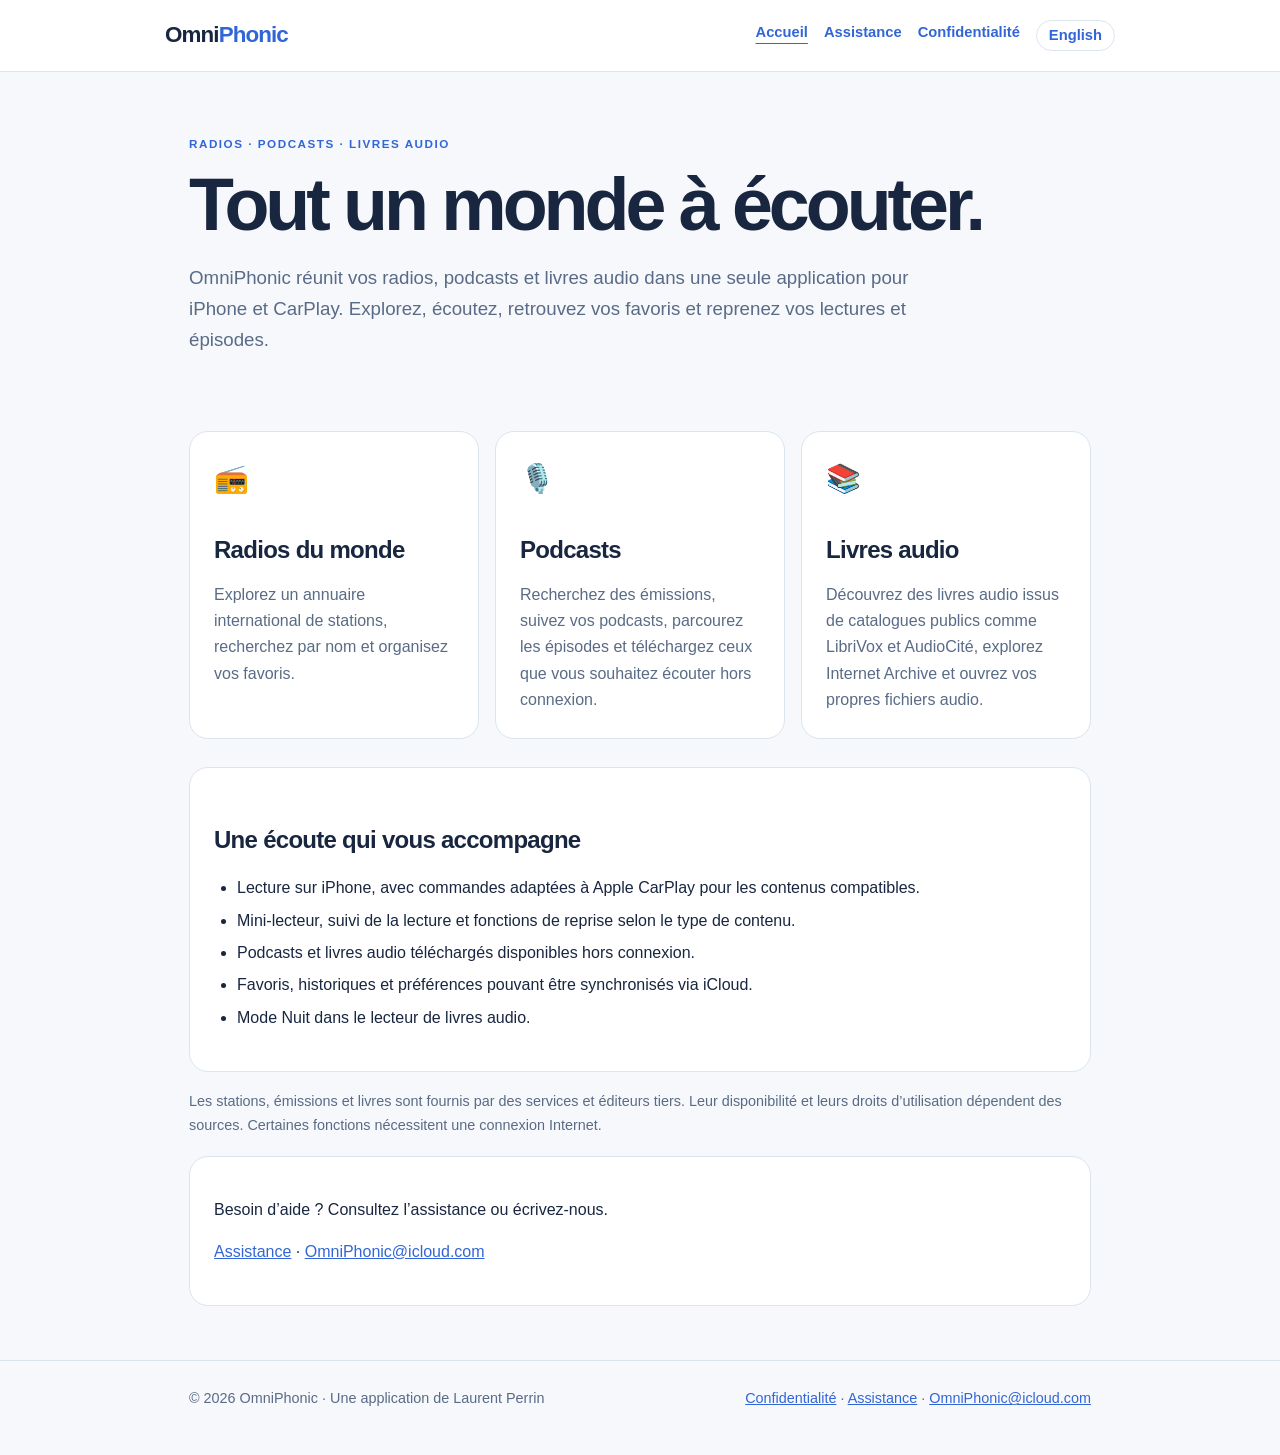
<file: index.html>
<!doctype html><html lang="fr"><head><meta charset="utf-8"><meta name="viewport" content="width=device-width, initial-scale=1"><meta name="color-scheme" content="light dark"><meta name="description" content="OmniPhonic réunit vos radios, podcasts et livres audio dans une seule application pour iPhone et CarPlay. Explorez, écoutez, retrouvez vos favoris et reprenez vos lectures et épisodes."><title>Tout un monde à écouter. · OmniPhonic</title><link rel="stylesheet" href="style.css"><link rel="alternate" hreflang="fr" href="https://laurperrin-apps.github.io/OmniWorldRadio/index.html"><link rel="alternate" hreflang="en" href="https://laurperrin-apps.github.io/OmniWorldRadio/en/index.html"></head><body><header class="topbar"><div class="shell top"><a class="brand" href="index.html">Omni<span>Phonic</span></a><nav aria-label="Navigation"><a href="index.html" aria-current="page">Accueil</a><a href="support.html">Assistance</a><a href="privacy.html">Confidentialité</a><a class="lang" hreflang="en" lang="en" href="en/index.html">English</a></nav></div></header><main class="shell"><section class="hero"><div class="eyebrow">RADIOS · PODCASTS · LIVRES AUDIO</div><h1>Tout un monde à écouter.</h1><p class="lead">OmniPhonic réunit vos radios, podcasts et livres audio dans une seule application pour iPhone et CarPlay. Explorez, écoutez, retrouvez vos favoris et reprenez vos lectures et épisodes.</p></section><section class="grid" aria-label="Features"><article class="card"><div class="symbol" aria-hidden="true">📻</div><h2>Radios du monde</h2><p>Explorez un annuaire international de stations, recherchez par nom et organisez vos favoris.</p></article><article class="card"><div class="symbol" aria-hidden="true">🎙️</div><h2>Podcasts</h2><p>Recherchez des émissions, suivez vos podcasts, parcourez les épisodes et téléchargez ceux que vous souhaitez écouter hors connexion.</p></article><article class="card"><div class="symbol" aria-hidden="true">📚</div><h2>Livres audio</h2><p>Découvrez des livres audio issus de catalogues publics comme LibriVox et AudioCité, explorez Internet Archive et ouvrez vos propres fichiers audio.</p></article></section><section class="panel"><h2>Une écoute qui vous accompagne</h2><ul><li>Lecture sur iPhone, avec commandes adaptées à Apple CarPlay pour les contenus compatibles.</li><li>Mini-lecteur, suivi de la lecture et fonctions de reprise selon le type de contenu.</li><li>Podcasts et livres audio téléchargés disponibles hors connexion.</li><li>Favoris, historiques et préférences pouvant être synchronisés via iCloud.</li><li>Mode Nuit dans le lecteur de livres audio.</li></ul></section><p class="note">Les stations, émissions et livres sont fournis par des services et éditeurs tiers. Leur disponibilité et leurs droits d’utilisation dépendent des sources. Certaines fonctions nécessitent une connexion Internet.</p><section class="panel"><p>Besoin d’aide ? Consultez l’assistance ou écrivez-nous.</p><p><a href="support.html">Assistance</a> · <a href="mailto:OmniPhonic@icloud.com">OmniPhonic@icloud.com</a></p></section></main><footer><div class="shell"><span>© 2026 OmniPhonic · Une application de Laurent Perrin</span><span><a href="privacy.html">Confidentialité</a> · <a href="support.html">Assistance</a> · <a href="mailto:OmniPhonic@icloud.com">OmniPhonic@icloud.com</a></span></div></footer></body></html>
</file>
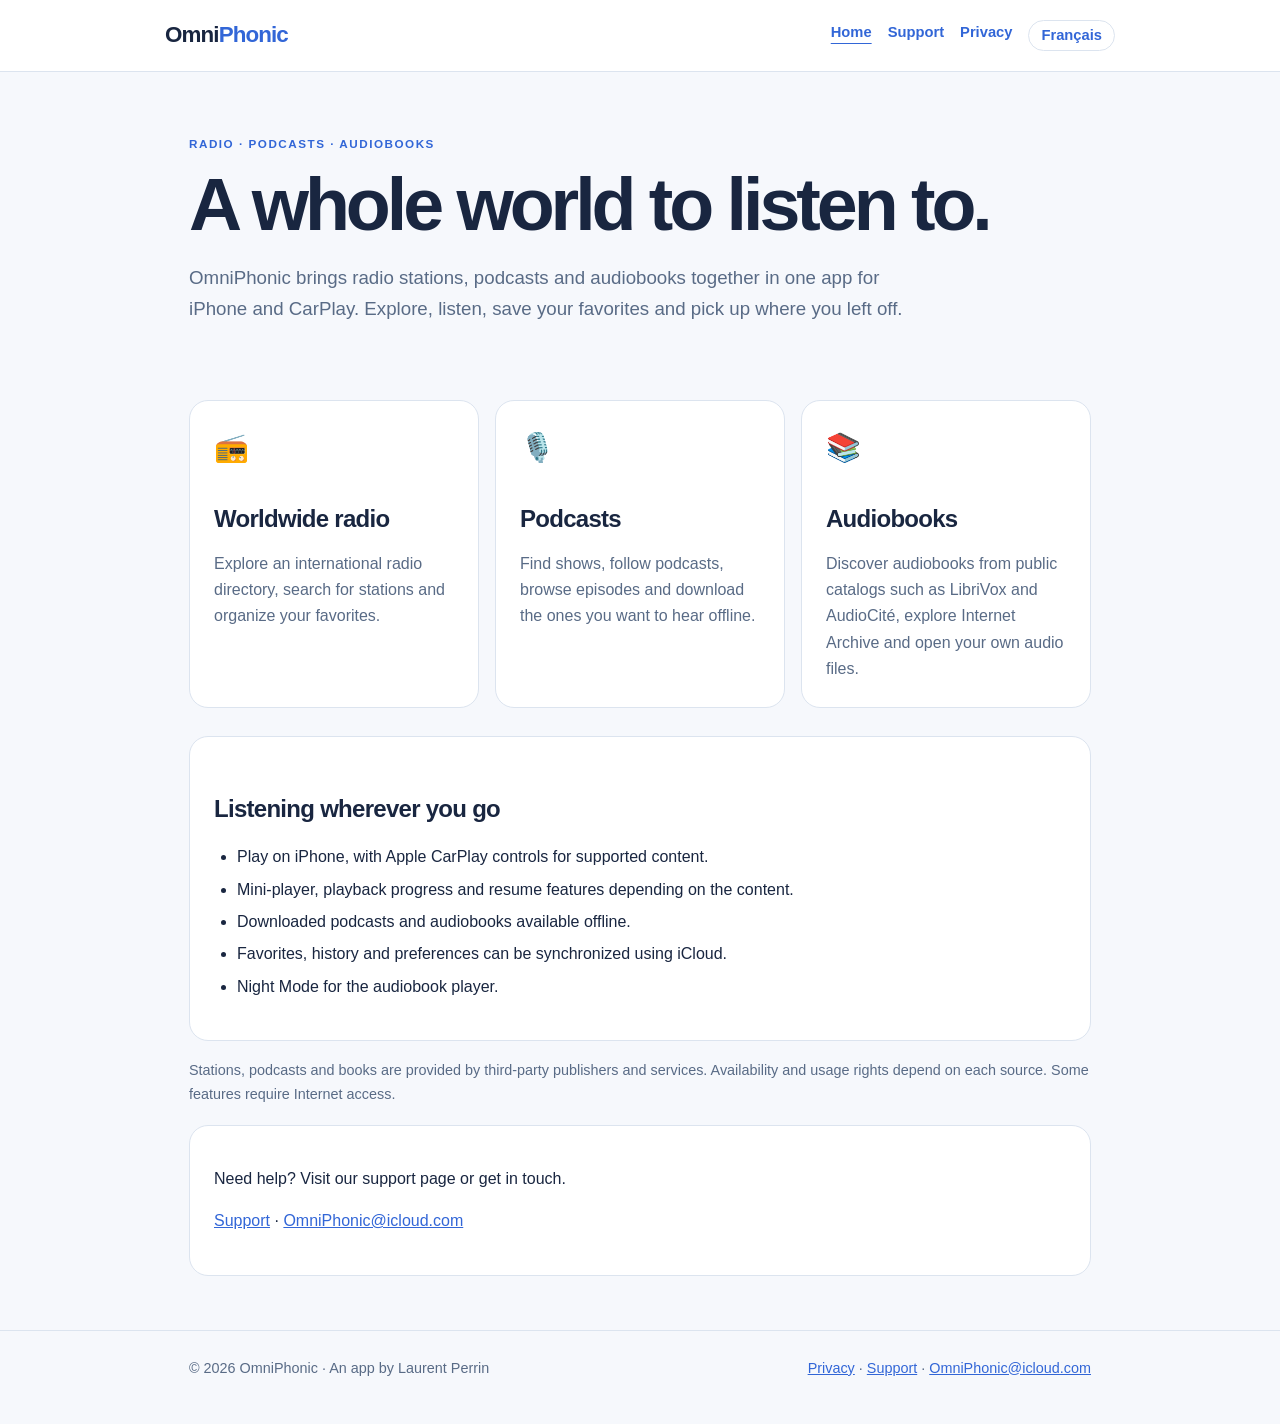
<file: en/index.html>
<!doctype html><html lang="en"><head><meta charset="utf-8"><meta name="viewport" content="width=device-width, initial-scale=1"><meta name="color-scheme" content="light dark"><meta name="description" content="OmniPhonic brings radio stations, podcasts and audiobooks together in one app for iPhone and CarPlay. Explore, listen, save your favorites and pick up where you left off."><title>A whole world to listen to. · OmniPhonic</title><link rel="stylesheet" href="../style.css"><link rel="alternate" hreflang="fr" href="https://laurperrin-apps.github.io/OmniWorldRadio/index.html"><link rel="alternate" hreflang="en" href="https://laurperrin-apps.github.io/OmniWorldRadio/en/index.html"></head><body><header class="topbar"><div class="shell top"><a class="brand" href="index.html">Omni<span>Phonic</span></a><nav aria-label="Navigation"><a href="index.html" aria-current="page">Home</a><a href="support.html">Support</a><a href="privacy.html">Privacy</a><a class="lang" hreflang="fr" lang="fr" href="../index.html">Français</a></nav></div></header><main class="shell"><section class="hero"><div class="eyebrow">RADIO · PODCASTS · AUDIOBOOKS</div><h1>A whole world to listen to.</h1><p class="lead">OmniPhonic brings radio stations, podcasts and audiobooks together in one app for iPhone and CarPlay. Explore, listen, save your favorites and pick up where you left off.</p></section><section class="grid" aria-label="Features"><article class="card"><div class="symbol" aria-hidden="true">📻</div><h2>Worldwide radio</h2><p>Explore an international radio directory, search for stations and organize your favorites.</p></article><article class="card"><div class="symbol" aria-hidden="true">🎙️</div><h2>Podcasts</h2><p>Find shows, follow podcasts, browse episodes and download the ones you want to hear offline.</p></article><article class="card"><div class="symbol" aria-hidden="true">📚</div><h2>Audiobooks</h2><p>Discover audiobooks from public catalogs such as LibriVox and AudioCité, explore Internet Archive and open your own audio files.</p></article></section><section class="panel"><h2>Listening wherever you go</h2><ul><li>Play on iPhone, with Apple CarPlay controls for supported content.</li><li>Mini-player, playback progress and resume features depending on the content.</li><li>Downloaded podcasts and audiobooks available offline.</li><li>Favorites, history and preferences can be synchronized using iCloud.</li><li>Night Mode for the audiobook player.</li></ul></section><p class="note">Stations, podcasts and books are provided by third-party publishers and services. Availability and usage rights depend on each source. Some features require Internet access.</p><section class="panel"><p>Need help? Visit our support page or get in touch.</p><p><a href="support.html">Support</a> · <a href="mailto:OmniPhonic@icloud.com">OmniPhonic@icloud.com</a></p></section></main><footer><div class="shell"><span>© 2026 OmniPhonic · An app by Laurent Perrin</span><span><a href="privacy.html">Privacy</a> · <a href="support.html">Support</a> · <a href="mailto:OmniPhonic@icloud.com">OmniPhonic@icloud.com</a></span></div></footer></body></html>
</file>
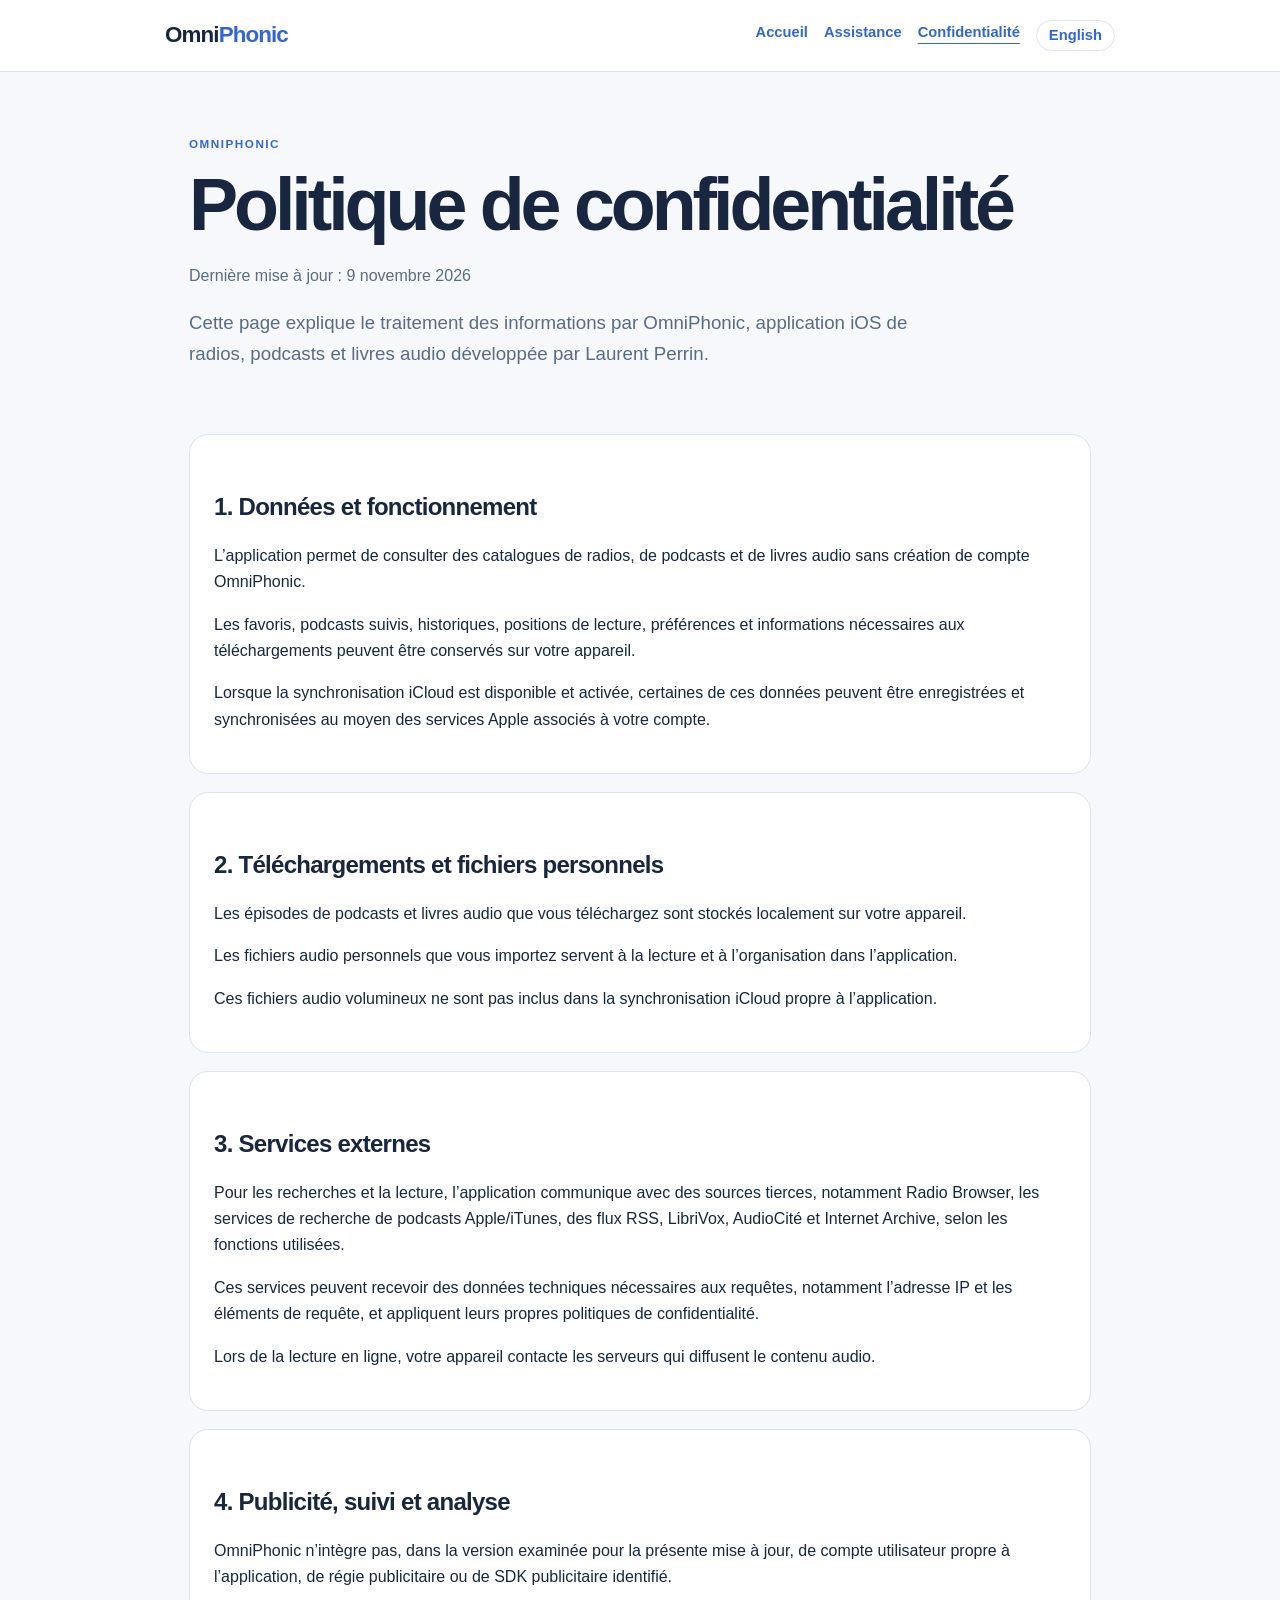
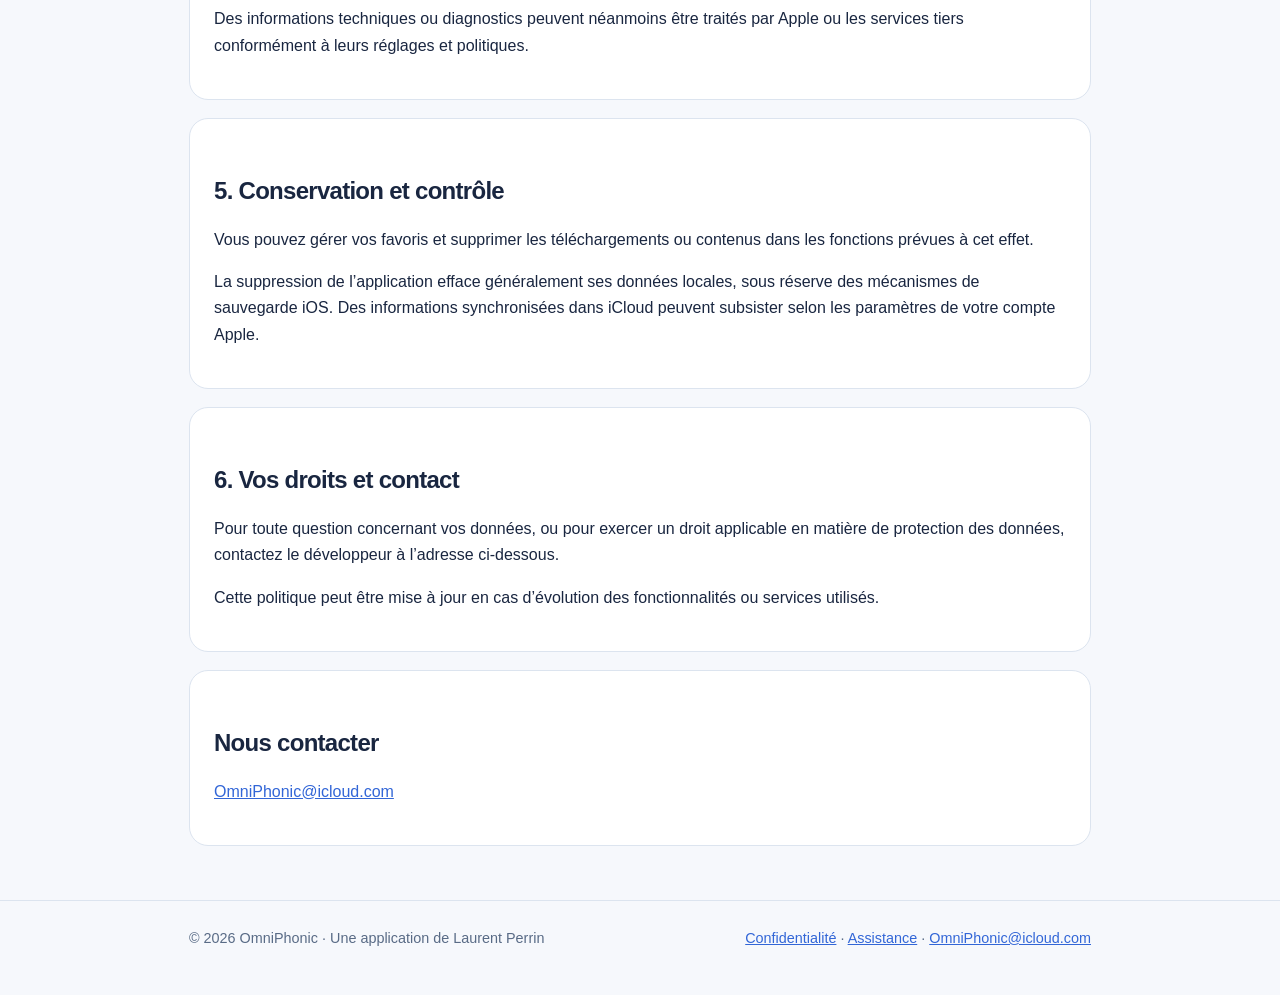
<file: privacy.html>
<!doctype html><html lang="fr"><head><meta charset="utf-8"><meta name="viewport" content="width=device-width, initial-scale=1"><meta name="color-scheme" content="light dark"><meta name="description" content="Cette page explique le traitement des informations par OmniPhonic, application iOS de radios, podcasts et livres audio développée par Laurent Perrin."><title>Politique de confidentialité · OmniPhonic</title><link rel="stylesheet" href="style.css"><link rel="alternate" hreflang="fr" href="https://laurperrin-apps.github.io/OmniWorldRadio/privacy.html"><link rel="alternate" hreflang="en" href="https://laurperrin-apps.github.io/OmniWorldRadio/en/privacy.html"></head><body><header class="topbar"><div class="shell top"><a class="brand" href="index.html">Omni<span>Phonic</span></a><nav aria-label="Navigation"><a href="index.html">Accueil</a><a href="support.html">Assistance</a><a href="privacy.html" aria-current="page">Confidentialité</a><a class="lang" hreflang="en" lang="en" href="en/privacy.html">English</a></nav></div></header><main class="shell"><section class="hero"><div class="eyebrow">OmniPhonic</div><h1>Politique de confidentialité</h1><p class="muted">Dernière mise à jour : 9 novembre 2026</p><p class="lead">Cette page explique le traitement des informations par OmniPhonic, application iOS de radios, podcasts et livres audio développée par Laurent Perrin.</p></section><section class="panel"><h2>1. Données et fonctionnement</h2><p>L’application permet de consulter des catalogues de radios, de podcasts et de livres audio sans création de compte OmniPhonic.</p><p>Les favoris, podcasts suivis, historiques, positions de lecture, préférences et informations nécessaires aux téléchargements peuvent être conservés sur votre appareil.</p><p>Lorsque la synchronisation iCloud est disponible et activée, certaines de ces données peuvent être enregistrées et synchronisées au moyen des services Apple associés à votre compte.</p></section><section class="panel"><h2>2. Téléchargements et fichiers personnels</h2><p>Les épisodes de podcasts et livres audio que vous téléchargez sont stockés localement sur votre appareil.</p><p>Les fichiers audio personnels que vous importez servent à la lecture et à l’organisation dans l’application.</p><p>Ces fichiers audio volumineux ne sont pas inclus dans la synchronisation iCloud propre à l’application.</p></section><section class="panel"><h2>3. Services externes</h2><p>Pour les recherches et la lecture, l’application communique avec des sources tierces, notamment Radio Browser, les services de recherche de podcasts Apple/iTunes, des flux RSS, LibriVox, AudioCité et Internet Archive, selon les fonctions utilisées.</p><p>Ces services peuvent recevoir des données techniques nécessaires aux requêtes, notamment l’adresse IP et les éléments de requête, et appliquent leurs propres politiques de confidentialité.</p><p>Lors de la lecture en ligne, votre appareil contacte les serveurs qui diffusent le contenu audio.</p></section><section class="panel"><h2>4. Publicité, suivi et analyse</h2><p>OmniPhonic n’intègre pas, dans la version examinée pour la présente mise à jour, de compte utilisateur propre à l’application, de régie publicitaire ou de SDK publicitaire identifié.</p><p>Des informations techniques ou diagnostics peuvent néanmoins être traités par Apple ou les services tiers conformément à leurs réglages et politiques.</p></section><section class="panel"><h2>5. Conservation et contrôle</h2><p>Vous pouvez gérer vos favoris et supprimer les téléchargements ou contenus dans les fonctions prévues à cet effet.</p><p>La suppression de l’application efface généralement ses données locales, sous réserve des mécanismes de sauvegarde iOS. Des informations synchronisées dans iCloud peuvent subsister selon les paramètres de votre compte Apple.</p></section><section class="panel"><h2>6. Vos droits et contact</h2><p>Pour toute question concernant vos données, ou pour exercer un droit applicable en matière de protection des données, contactez le développeur à l’adresse ci-dessous.</p><p>Cette politique peut être mise à jour en cas d’évolution des fonctionnalités ou services utilisés.</p></section><section class="panel"><h2>Nous contacter</h2><p><a href="mailto:OmniPhonic@icloud.com">OmniPhonic@icloud.com</a></p></section></main><footer><div class="shell"><span>© 2026 OmniPhonic · Une application de Laurent Perrin</span><span><a href="privacy.html">Confidentialité</a> · <a href="support.html">Assistance</a> · <a href="mailto:OmniPhonic@icloud.com">OmniPhonic@icloud.com</a></span></div></footer></body></html>
</file>
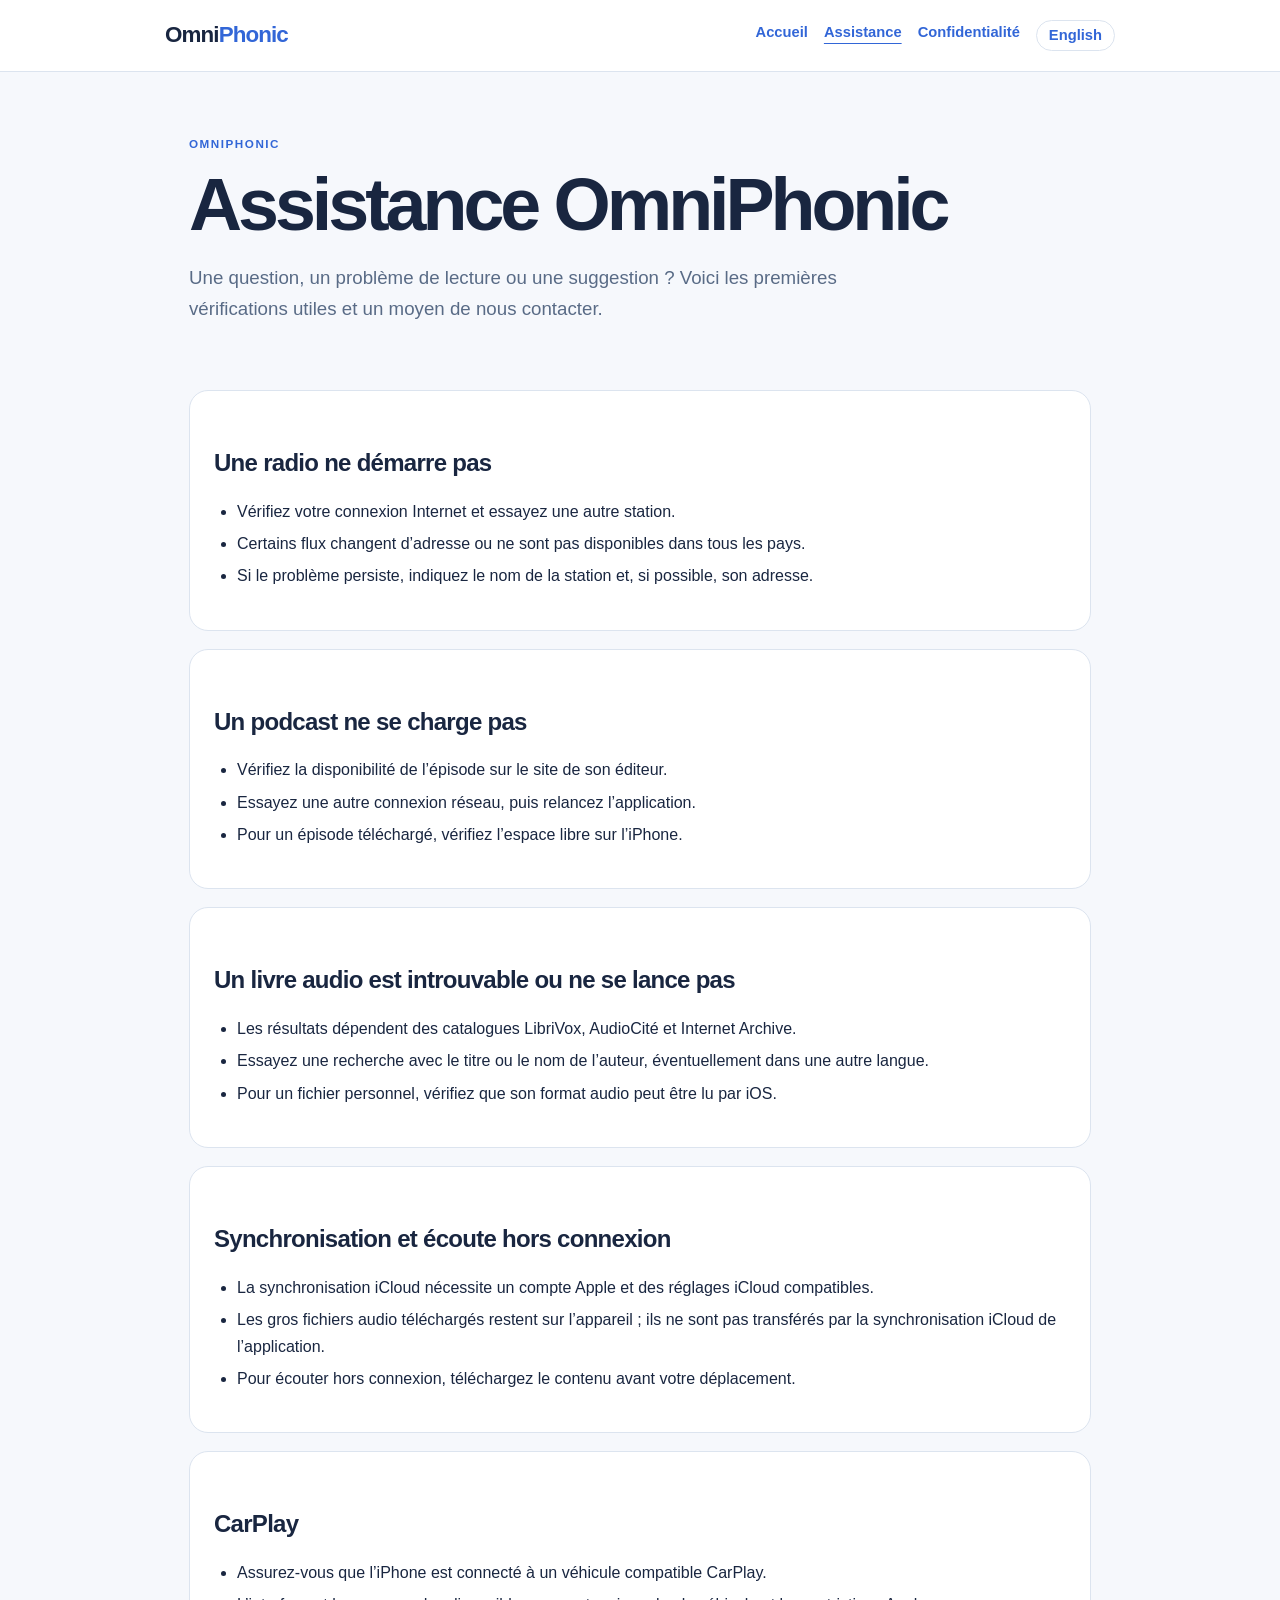
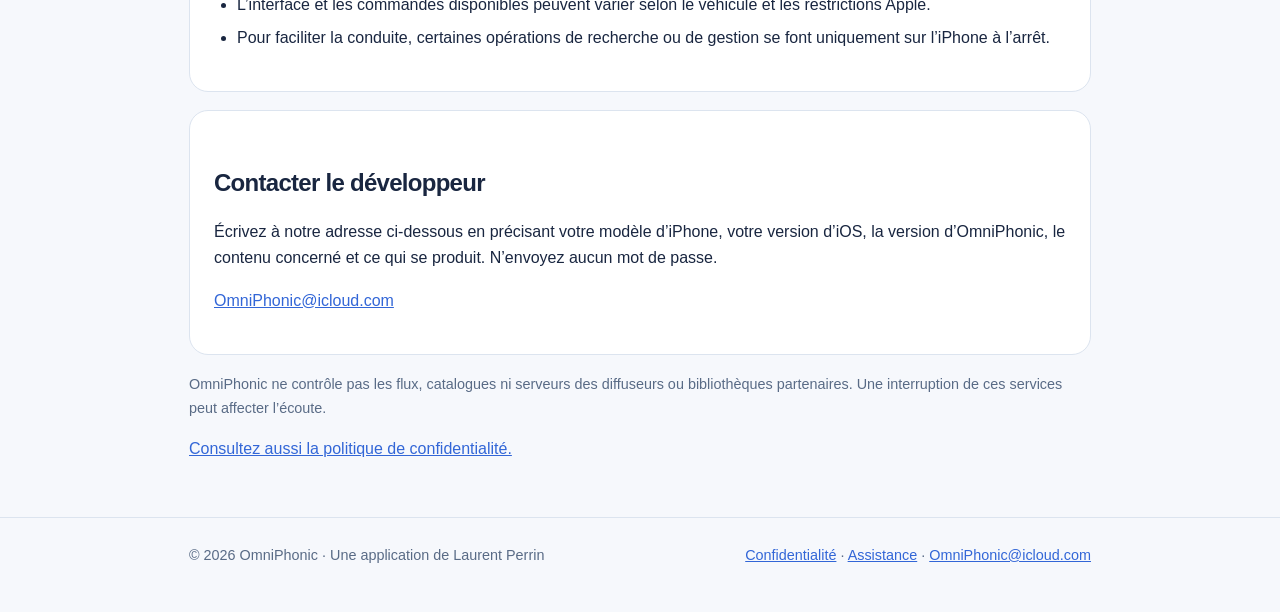
<file: support.html>
<!doctype html><html lang="fr"><head><meta charset="utf-8"><meta name="viewport" content="width=device-width, initial-scale=1"><meta name="color-scheme" content="light dark"><meta name="description" content="Une question, un problème de lecture ou une suggestion ? Voici les premières vérifications utiles et un moyen de nous contacter."><title>Assistance OmniPhonic · OmniPhonic</title><link rel="stylesheet" href="style.css"><link rel="alternate" hreflang="fr" href="https://laurperrin-apps.github.io/OmniWorldRadio/support.html"><link rel="alternate" hreflang="en" href="https://laurperrin-apps.github.io/OmniWorldRadio/en/support.html"></head><body><header class="topbar"><div class="shell top"><a class="brand" href="index.html">Omni<span>Phonic</span></a><nav aria-label="Navigation"><a href="index.html">Accueil</a><a href="support.html" aria-current="page">Assistance</a><a href="privacy.html">Confidentialité</a><a class="lang" hreflang="en" lang="en" href="en/support.html">English</a></nav></div></header><main class="shell"><section class="hero"><div class="eyebrow">OmniPhonic</div><h1>Assistance OmniPhonic</h1><p class="lead">Une question, un problème de lecture ou une suggestion ? Voici les premières vérifications utiles et un moyen de nous contacter.</p></section><section class="panel"><h2>Une radio ne démarre pas</h2><ul><li>Vérifiez votre connexion Internet et essayez une autre station.</li><li>Certains flux changent d’adresse ou ne sont pas disponibles dans tous les pays.</li><li>Si le problème persiste, indiquez le nom de la station et, si possible, son adresse.</li></ul></section><section class="panel"><h2>Un podcast ne se charge pas</h2><ul><li>Vérifiez la disponibilité de l’épisode sur le site de son éditeur.</li><li>Essayez une autre connexion réseau, puis relancez l’application.</li><li>Pour un épisode téléchargé, vérifiez l’espace libre sur l’iPhone.</li></ul></section><section class="panel"><h2>Un livre audio est introuvable ou ne se lance pas</h2><ul><li>Les résultats dépendent des catalogues LibriVox, AudioCité et Internet Archive.</li><li>Essayez une recherche avec le titre ou le nom de l’auteur, éventuellement dans une autre langue.</li><li>Pour un fichier personnel, vérifiez que son format audio peut être lu par iOS.</li></ul></section><section class="panel"><h2>Synchronisation et écoute hors connexion</h2><ul><li>La synchronisation iCloud nécessite un compte Apple et des réglages iCloud compatibles.</li><li>Les gros fichiers audio téléchargés restent sur l’appareil ; ils ne sont pas transférés par la synchronisation iCloud de l’application.</li><li>Pour écouter hors connexion, téléchargez le contenu avant votre déplacement.</li></ul></section><section class="panel"><h2>CarPlay</h2><ul><li>Assurez-vous que l’iPhone est connecté à un véhicule compatible CarPlay.</li><li>L’interface et les commandes disponibles peuvent varier selon le véhicule et les restrictions Apple.</li><li>Pour faciliter la conduite, certaines opérations de recherche ou de gestion se font uniquement sur l’iPhone à l’arrêt.</li></ul></section><section class="panel"><h2>Contacter le développeur</h2><p>Écrivez à notre adresse ci-dessous en précisant votre modèle d’iPhone, votre version d’iOS, la version d’OmniPhonic, le contenu concerné et ce qui se produit. N’envoyez aucun mot de passe.</p><p><a href="mailto:OmniPhonic@icloud.com">OmniPhonic@icloud.com</a></p></section><p class="note">OmniPhonic ne contrôle pas les flux, catalogues ni serveurs des diffuseurs ou bibliothèques partenaires. Une interruption de ces services peut affecter l’écoute.</p><p><a href="privacy.html">Consultez aussi la politique de confidentialité.</a></p></main><footer><div class="shell"><span>© 2026 OmniPhonic · Une application de Laurent Perrin</span><span><a href="privacy.html">Confidentialité</a> · <a href="support.html">Assistance</a> · <a href="mailto:OmniPhonic@icloud.com">OmniPhonic@icloud.com</a></span></div></footer></body></html>
</file>
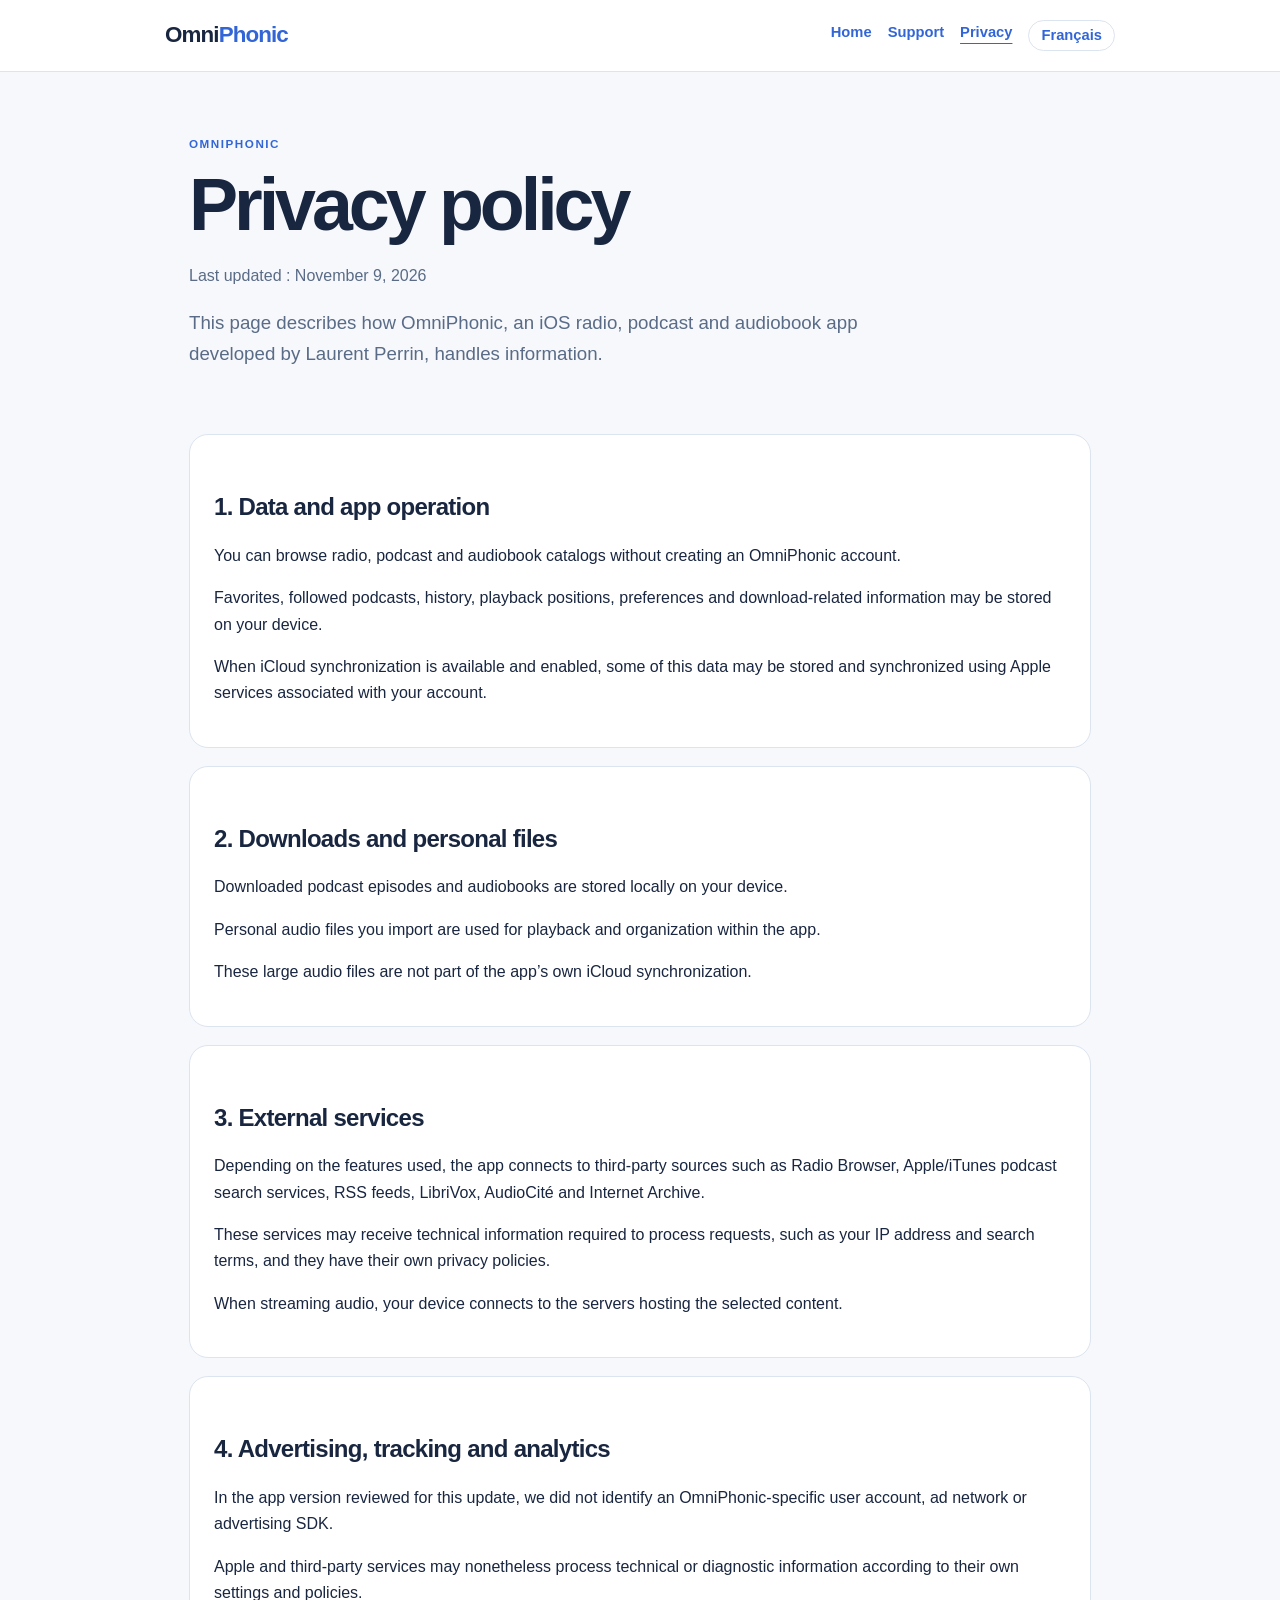
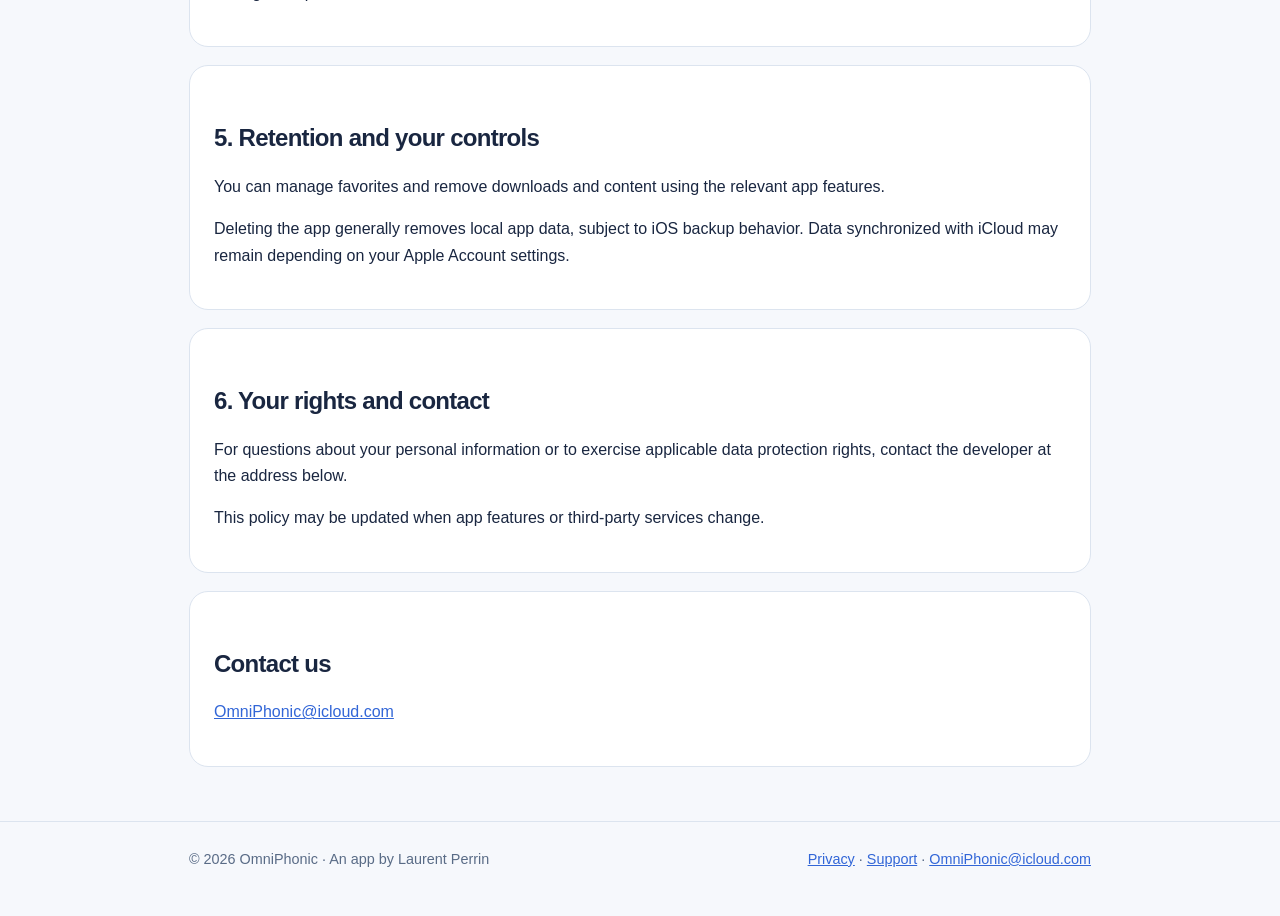
<file: en/privacy.html>
<!doctype html><html lang="en"><head><meta charset="utf-8"><meta name="viewport" content="width=device-width, initial-scale=1"><meta name="color-scheme" content="light dark"><meta name="description" content="This page describes how OmniPhonic, an iOS radio, podcast and audiobook app developed by Laurent Perrin, handles information."><title>Privacy policy · OmniPhonic</title><link rel="stylesheet" href="../style.css"><link rel="alternate" hreflang="fr" href="https://laurperrin-apps.github.io/OmniWorldRadio/privacy.html"><link rel="alternate" hreflang="en" href="https://laurperrin-apps.github.io/OmniWorldRadio/en/privacy.html"></head><body><header class="topbar"><div class="shell top"><a class="brand" href="index.html">Omni<span>Phonic</span></a><nav aria-label="Navigation"><a href="index.html">Home</a><a href="support.html">Support</a><a href="privacy.html" aria-current="page">Privacy</a><a class="lang" hreflang="fr" lang="fr" href="../privacy.html">Français</a></nav></div></header><main class="shell"><section class="hero"><div class="eyebrow">OmniPhonic</div><h1>Privacy policy</h1><p class="muted">Last updated : November 9, 2026</p><p class="lead">This page describes how OmniPhonic, an iOS radio, podcast and audiobook app developed by Laurent Perrin, handles information.</p></section><section class="panel"><h2>1. Data and app operation</h2><p>You can browse radio, podcast and audiobook catalogs without creating an OmniPhonic account.</p><p>Favorites, followed podcasts, history, playback positions, preferences and download-related information may be stored on your device.</p><p>When iCloud synchronization is available and enabled, some of this data may be stored and synchronized using Apple services associated with your account.</p></section><section class="panel"><h2>2. Downloads and personal files</h2><p>Downloaded podcast episodes and audiobooks are stored locally on your device.</p><p>Personal audio files you import are used for playback and organization within the app.</p><p>These large audio files are not part of the app’s own iCloud synchronization.</p></section><section class="panel"><h2>3. External services</h2><p>Depending on the features used, the app connects to third-party sources such as Radio Browser, Apple/iTunes podcast search services, RSS feeds, LibriVox, AudioCité and Internet Archive.</p><p>These services may receive technical information required to process requests, such as your IP address and search terms, and they have their own privacy policies.</p><p>When streaming audio, your device connects to the servers hosting the selected content.</p></section><section class="panel"><h2>4. Advertising, tracking and analytics</h2><p>In the app version reviewed for this update, we did not identify an OmniPhonic-specific user account, ad network or advertising SDK.</p><p>Apple and third-party services may nonetheless process technical or diagnostic information according to their own settings and policies.</p></section><section class="panel"><h2>5. Retention and your controls</h2><p>You can manage favorites and remove downloads and content using the relevant app features.</p><p>Deleting the app generally removes local app data, subject to iOS backup behavior. Data synchronized with iCloud may remain depending on your Apple Account settings.</p></section><section class="panel"><h2>6. Your rights and contact</h2><p>For questions about your personal information or to exercise applicable data protection rights, contact the developer at the address below.</p><p>This policy may be updated when app features or third-party services change.</p></section><section class="panel"><h2>Contact us</h2><p><a href="mailto:OmniPhonic@icloud.com">OmniPhonic@icloud.com</a></p></section></main><footer><div class="shell"><span>© 2026 OmniPhonic · An app by Laurent Perrin</span><span><a href="privacy.html">Privacy</a> · <a href="support.html">Support</a> · <a href="mailto:OmniPhonic@icloud.com">OmniPhonic@icloud.com</a></span></div></footer></body></html>
</file>
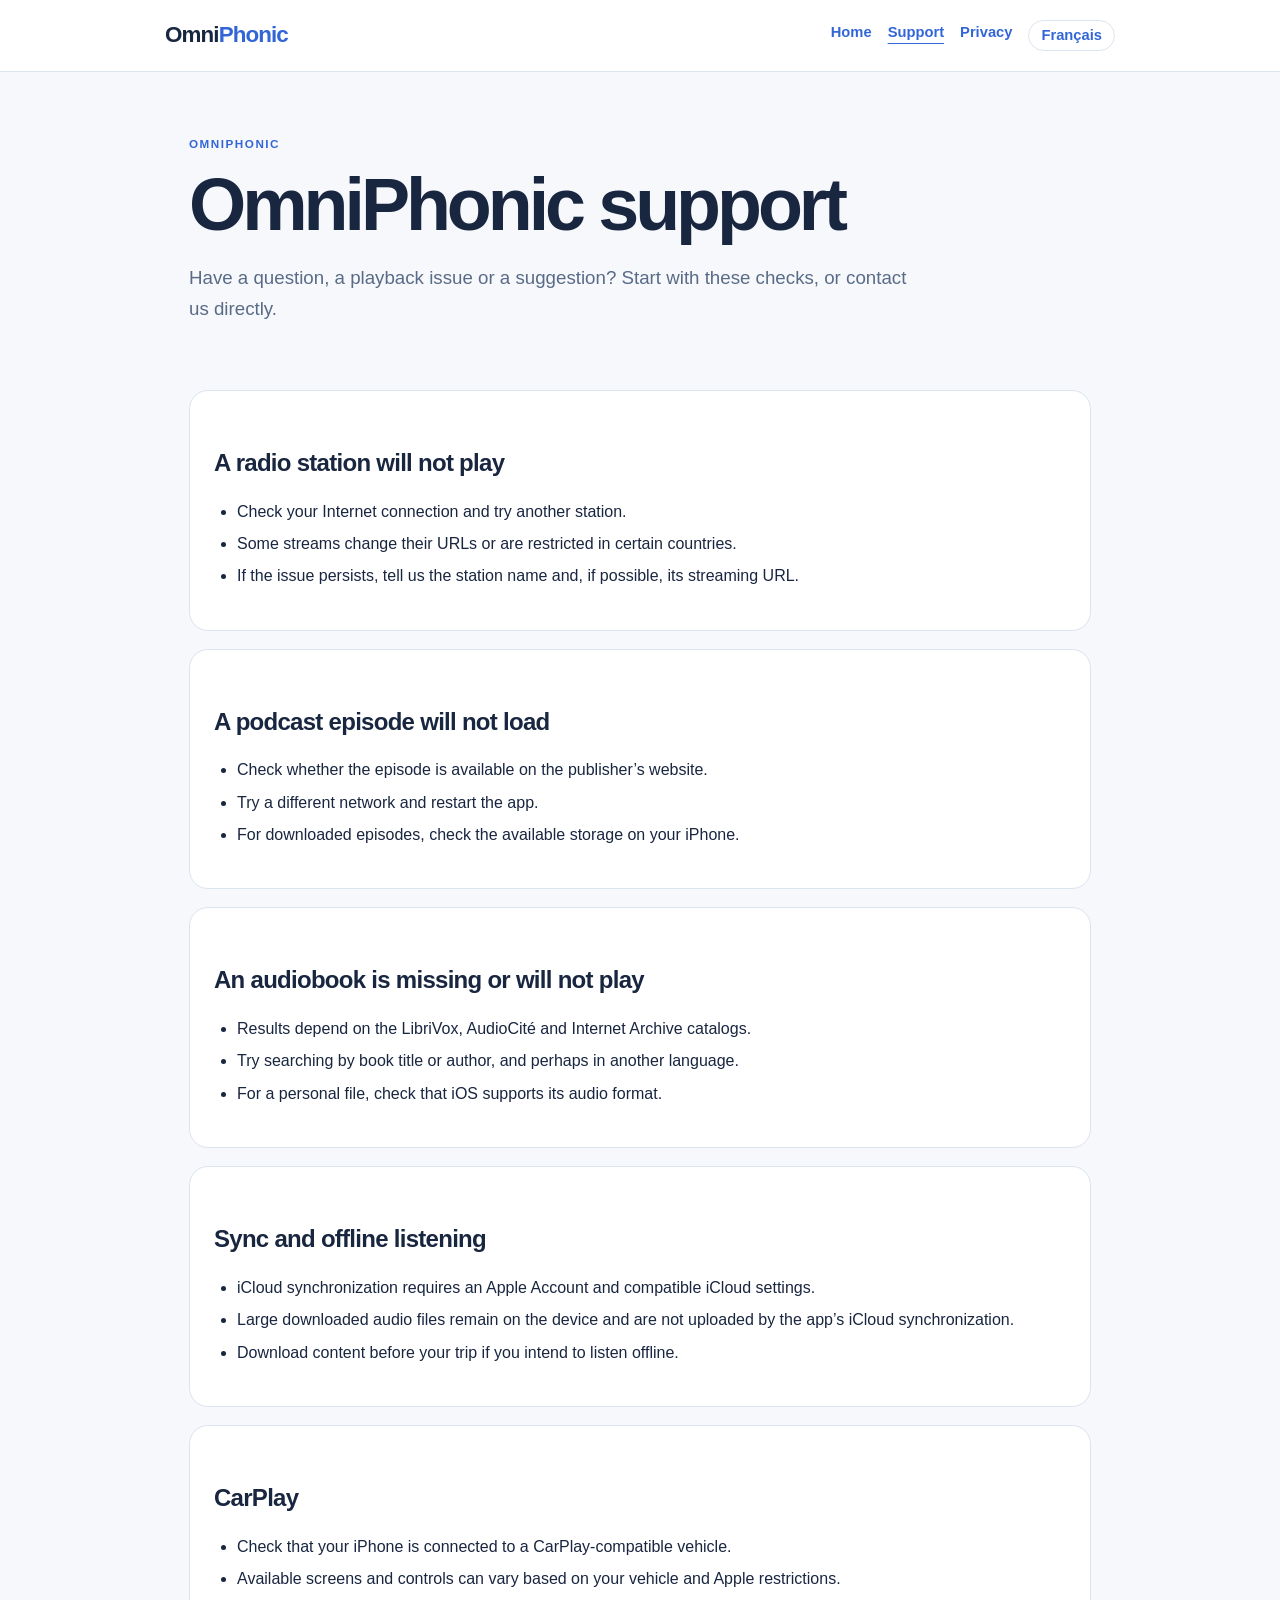
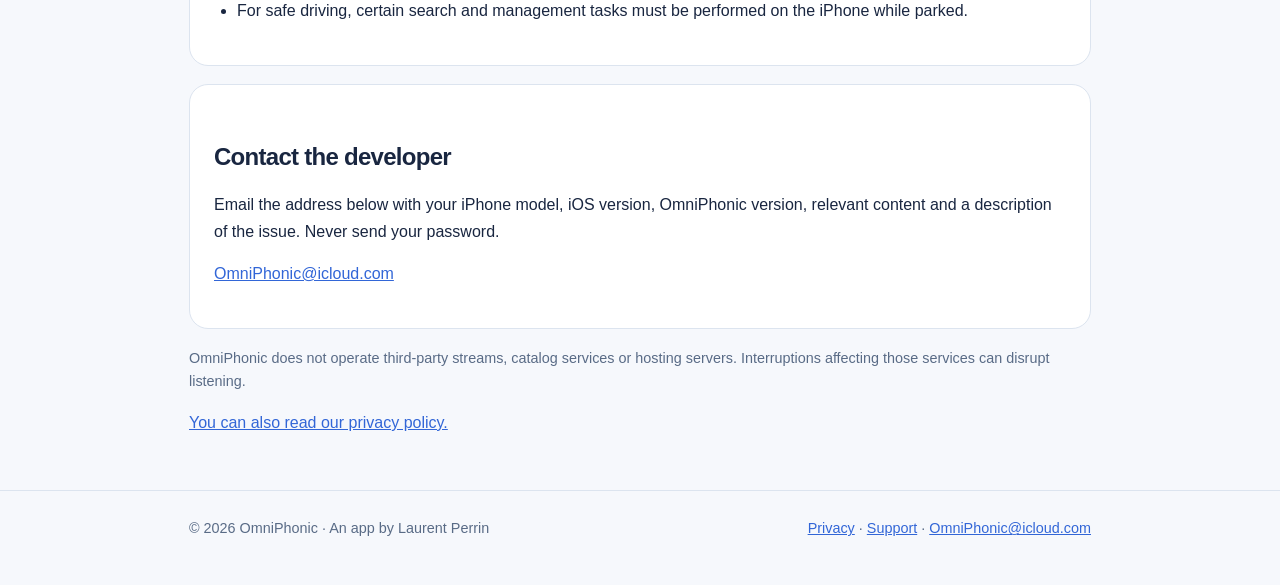
<file: en/support.html>
<!doctype html><html lang="en"><head><meta charset="utf-8"><meta name="viewport" content="width=device-width, initial-scale=1"><meta name="color-scheme" content="light dark"><meta name="description" content="Have a question, a playback issue or a suggestion? Start with these checks, or contact us directly."><title>OmniPhonic support · OmniPhonic</title><link rel="stylesheet" href="../style.css"><link rel="alternate" hreflang="fr" href="https://laurperrin-apps.github.io/OmniWorldRadio/support.html"><link rel="alternate" hreflang="en" href="https://laurperrin-apps.github.io/OmniWorldRadio/en/support.html"></head><body><header class="topbar"><div class="shell top"><a class="brand" href="index.html">Omni<span>Phonic</span></a><nav aria-label="Navigation"><a href="index.html">Home</a><a href="support.html" aria-current="page">Support</a><a href="privacy.html">Privacy</a><a class="lang" hreflang="fr" lang="fr" href="../support.html">Français</a></nav></div></header><main class="shell"><section class="hero"><div class="eyebrow">OmniPhonic</div><h1>OmniPhonic support</h1><p class="lead">Have a question, a playback issue or a suggestion? Start with these checks, or contact us directly.</p></section><section class="panel"><h2>A radio station will not play</h2><ul><li>Check your Internet connection and try another station.</li><li>Some streams change their URLs or are restricted in certain countries.</li><li>If the issue persists, tell us the station name and, if possible, its streaming URL.</li></ul></section><section class="panel"><h2>A podcast episode will not load</h2><ul><li>Check whether the episode is available on the publisher’s website.</li><li>Try a different network and restart the app.</li><li>For downloaded episodes, check the available storage on your iPhone.</li></ul></section><section class="panel"><h2>An audiobook is missing or will not play</h2><ul><li>Results depend on the LibriVox, AudioCité and Internet Archive catalogs.</li><li>Try searching by book title or author, and perhaps in another language.</li><li>For a personal file, check that iOS supports its audio format.</li></ul></section><section class="panel"><h2>Sync and offline listening</h2><ul><li>iCloud synchronization requires an Apple Account and compatible iCloud settings.</li><li>Large downloaded audio files remain on the device and are not uploaded by the app’s iCloud synchronization.</li><li>Download content before your trip if you intend to listen offline.</li></ul></section><section class="panel"><h2>CarPlay</h2><ul><li>Check that your iPhone is connected to a CarPlay-compatible vehicle.</li><li>Available screens and controls can vary based on your vehicle and Apple restrictions.</li><li>For safe driving, certain search and management tasks must be performed on the iPhone while parked.</li></ul></section><section class="panel"><h2>Contact the developer</h2><p>Email the address below with your iPhone model, iOS version, OmniPhonic version, relevant content and a description of the issue. Never send your password.</p><p><a href="mailto:OmniPhonic@icloud.com">OmniPhonic@icloud.com</a></p></section><p class="note">OmniPhonic does not operate third-party streams, catalog services or hosting servers. Interruptions affecting those services can disrupt listening.</p><p><a href="privacy.html">You can also read our privacy policy.</a></p></main><footer><div class="shell"><span>© 2026 OmniPhonic · An app by Laurent Perrin</span><span><a href="privacy.html">Privacy</a> · <a href="support.html">Support</a> · <a href="mailto:OmniPhonic@icloud.com">OmniPhonic@icloud.com</a></span></div></footer></body></html>
</file>
<file: style.css>
:root{color-scheme:light dark;--bg:#f6f8fc;--fg:#192640;--muted:#596b86;--card:#fff;--edge:#dce4ef;--accent:#3266d7;--tint:#eaf1ff}
@media(prefers-color-scheme:dark){:root{--bg:#0e1626;--fg:#edf3ff;--muted:#b5c2d9;--card:#172238;--edge:#33435e;--accent:#8db2ff;--tint:#213453}}
*{box-sizing:border-box}html{scroll-behavior:smooth}body{margin:0;background:var(--bg);color:var(--fg);font:16px/1.65 -apple-system,BlinkMacSystemFont,'Segoe UI',sans-serif}a{color:var(--accent)}.shell{max-width:950px;margin:auto;padding:0 24px}.topbar{background:var(--card);border-bottom:1px solid var(--edge)}.top{display:flex;justify-content:space-between;align-items:center;gap:22px;padding:17px 0;flex-wrap:wrap}.brand{text-decoration:none;color:var(--fg);font-size:1.4rem;font-weight:800;letter-spacing:-.04em}.brand span{color:var(--accent)}nav{display:flex;flex-wrap:wrap;gap:16px}nav a{text-decoration:none;font-size:.92rem;font-weight:600}nav a[aria-current=page]{text-decoration:underline;text-underline-offset:6px}.lang{text-decoration:none;border:1px solid var(--edge);border-radius:18px;padding:2px 12px}.hero{padding:62px 0 28px}.eyebrow{text-transform:uppercase;letter-spacing:.13em;font-size:.73rem;font-weight:800;color:var(--accent)}h1{font-size:clamp(2.35rem,6vw,4.6rem);letter-spacing:-.055em;line-height:1.08;margin:12px 0 18px}h2{letter-spacing:-.03em;font-size:1.5rem;margin:28px 0 12px}h3{font-size:1.08rem;margin:0 0 8px}.lead{font-size:1.17rem;max-width:740px;color:var(--muted)}.grid{display:grid;grid-template-columns:repeat(auto-fit,minmax(225px,1fr));gap:16px;margin:28px 0}.card,.panel{border:1px solid var(--edge);background:var(--card);border-radius:19px;padding:24px}.card p{margin:0;color:var(--muted)}.symbol{font-size:1.75rem;margin-bottom:12px}.panel{margin:18px 0}ul{padding-left:23px}li{margin:6px 0}.muted,.note{color:var(--muted)}.note{font-size:.9rem}.cta{display:inline-block;background:var(--accent);color:var(--bg);font-weight:700;text-decoration:none;padding:11px 20px;border-radius:12px;margin-top:12px}footer{border-top:1px solid var(--edge);margin-top:54px;padding:26px 0 44px;color:var(--muted);font-size:.9rem}footer .shell{display:flex;flex-wrap:wrap;gap:12px;justify-content:space-between}@media(max-width:540px){.hero{padding-top:38px}.top{align-items:flex-start}nav{gap:12px}.card,.panel{padding:20px}}
</file>
